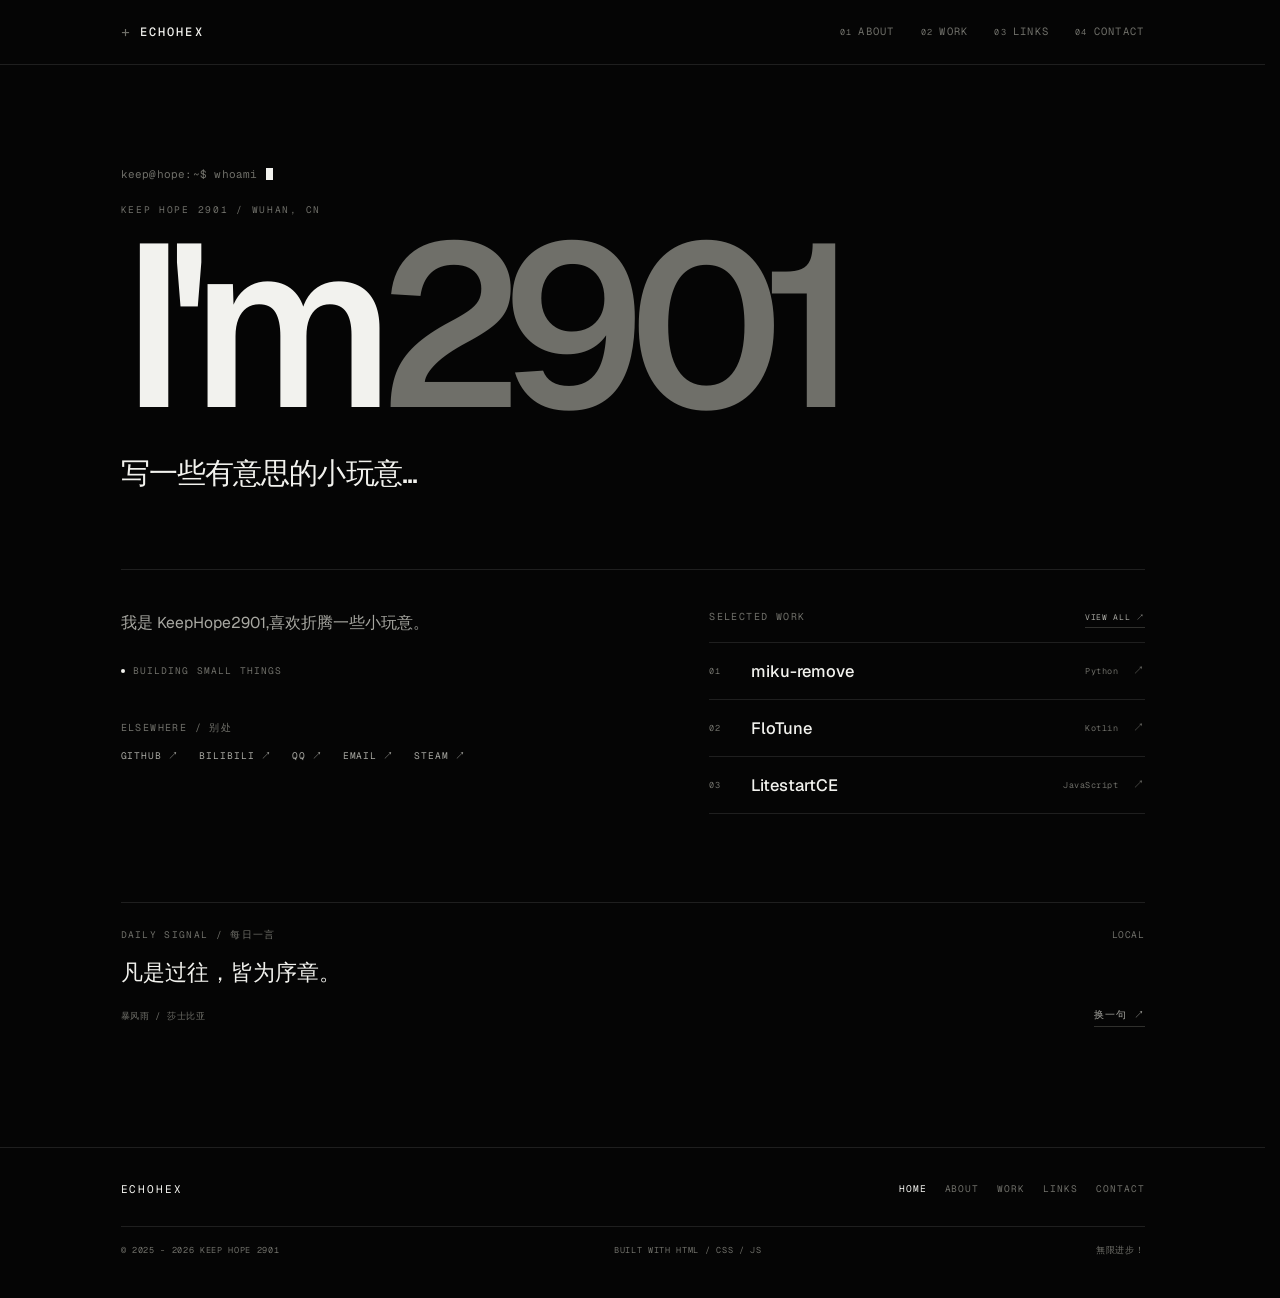
<file: index.html>
<!doctype html>
<html lang="zh-CN" data-page="home">
<head>
  <meta charset="utf-8">
  <meta name="viewport" content="width=device-width, initial-scale=1">
  <meta name="color-scheme" content="dark">
  <meta name="theme-color" content="#050505">
  <meta name="referrer" content="strict-origin-when-cross-origin">
  <title>EchoHex</title>
  <meta name="description" content="KeepHope2901 的个人网站。">
  <meta name="author" content="KeepHope2901">
  <link rel="canonical" href="https://yujianxi666.github.io/">
  <meta property="og:type" content="website">
  <meta property="og:title" content="EchoHex">
  <meta property="og:description" content="KeepHope2901 的个人网站。">
  <meta property="og:url" content="https://yujianxi666.github.io/">
  <meta property="og:image" content="https://yujianxi666.github.io/assets/og.png">
  <meta name="twitter:card" content="summary_large_image">
  <link rel="icon" href="assets/favicon.svg" type="image/svg+xml">
  <link rel="preload" href="assets/fonts/geist-latin.woff2" as="font" type="font/woff2" crossorigin>
  <link rel="preload" href="assets/fonts/geist-mono-latin.woff2" as="font" type="font/woff2" crossorigin>
  <link rel="stylesheet" href="assets/css/style.css">
</head>
<body>
  <a class="skip-link" href="#main">跳到主要内容</a>
  <header class="site-header" data-header></header>
  <main class="page-main" id="main" tabindex="-1" data-main></main>
  <footer class="site-footer" data-footer></footer>
  <noscript><div class="nojs">这个站点需要 JavaScript 才能显示内容。</div></noscript>
  <script src="assets/data/github-projects.js"></script>
  <script src="assets/js/site.config.js"></script>
  <script src="assets/js/site.js"></script>
</body>
</html>
</file>
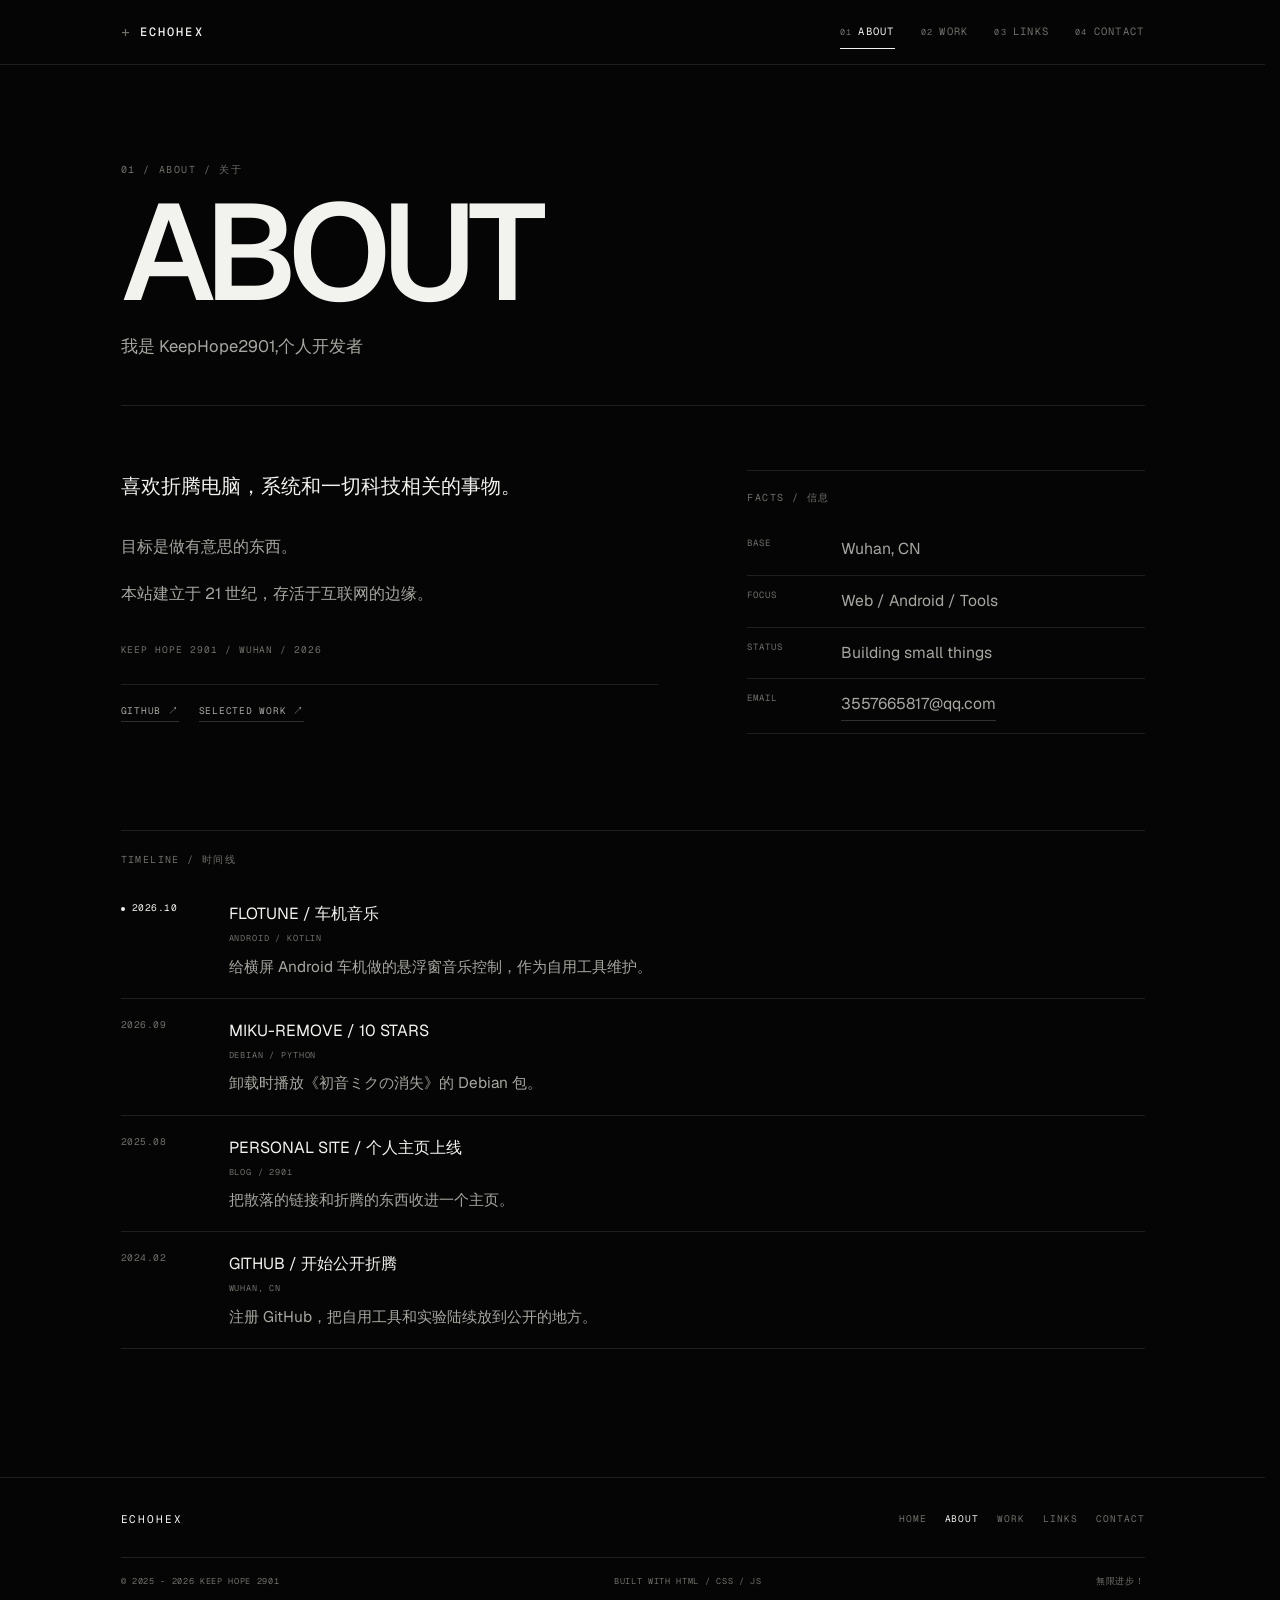
<file: about.html>
<!doctype html>
<html lang="zh-CN" data-page="about">
<head>
  <meta charset="utf-8">
  <meta name="viewport" content="width=device-width, initial-scale=1">
  <meta name="color-scheme" content="dark">
  <meta name="theme-color" content="#050505">
  <meta name="referrer" content="strict-origin-when-cross-origin">
  <title>EchoHex</title>
  <meta name="description" content="KeepHope2901 的个人网站。">
  <meta name="author" content="KeepHope2901">
  <link rel="canonical" href="https://yujianxi666.github.io/">
  <meta property="og:type" content="website">
  <meta property="og:title" content="EchoHex">
  <meta property="og:description" content="KeepHope2901 的个人网站。">
  <meta property="og:url" content="https://yujianxi666.github.io/">
  <meta property="og:image" content="https://yujianxi666.github.io/assets/og.png">
  <meta name="twitter:card" content="summary_large_image">
  <link rel="icon" href="assets/favicon.svg" type="image/svg+xml">
  <link rel="preload" href="assets/fonts/geist-latin.woff2" as="font" type="font/woff2" crossorigin>
  <link rel="preload" href="assets/fonts/geist-mono-latin.woff2" as="font" type="font/woff2" crossorigin>
  <link rel="stylesheet" href="assets/css/style.css">
</head>
<body>
  <a class="skip-link" href="#main">跳到主要内容</a>
  <header class="site-header" data-header></header>
  <main class="page-main" id="main" tabindex="-1" data-main></main>
  <footer class="site-footer" data-footer></footer>
  <noscript><div class="nojs">这个站点需要 JavaScript 才能显示内容。</div></noscript>
  <script src="assets/data/github-projects.js"></script>
  <script src="assets/js/site.config.js"></script>
  <script src="assets/js/site.js"></script>
</body>
</html>
</file>
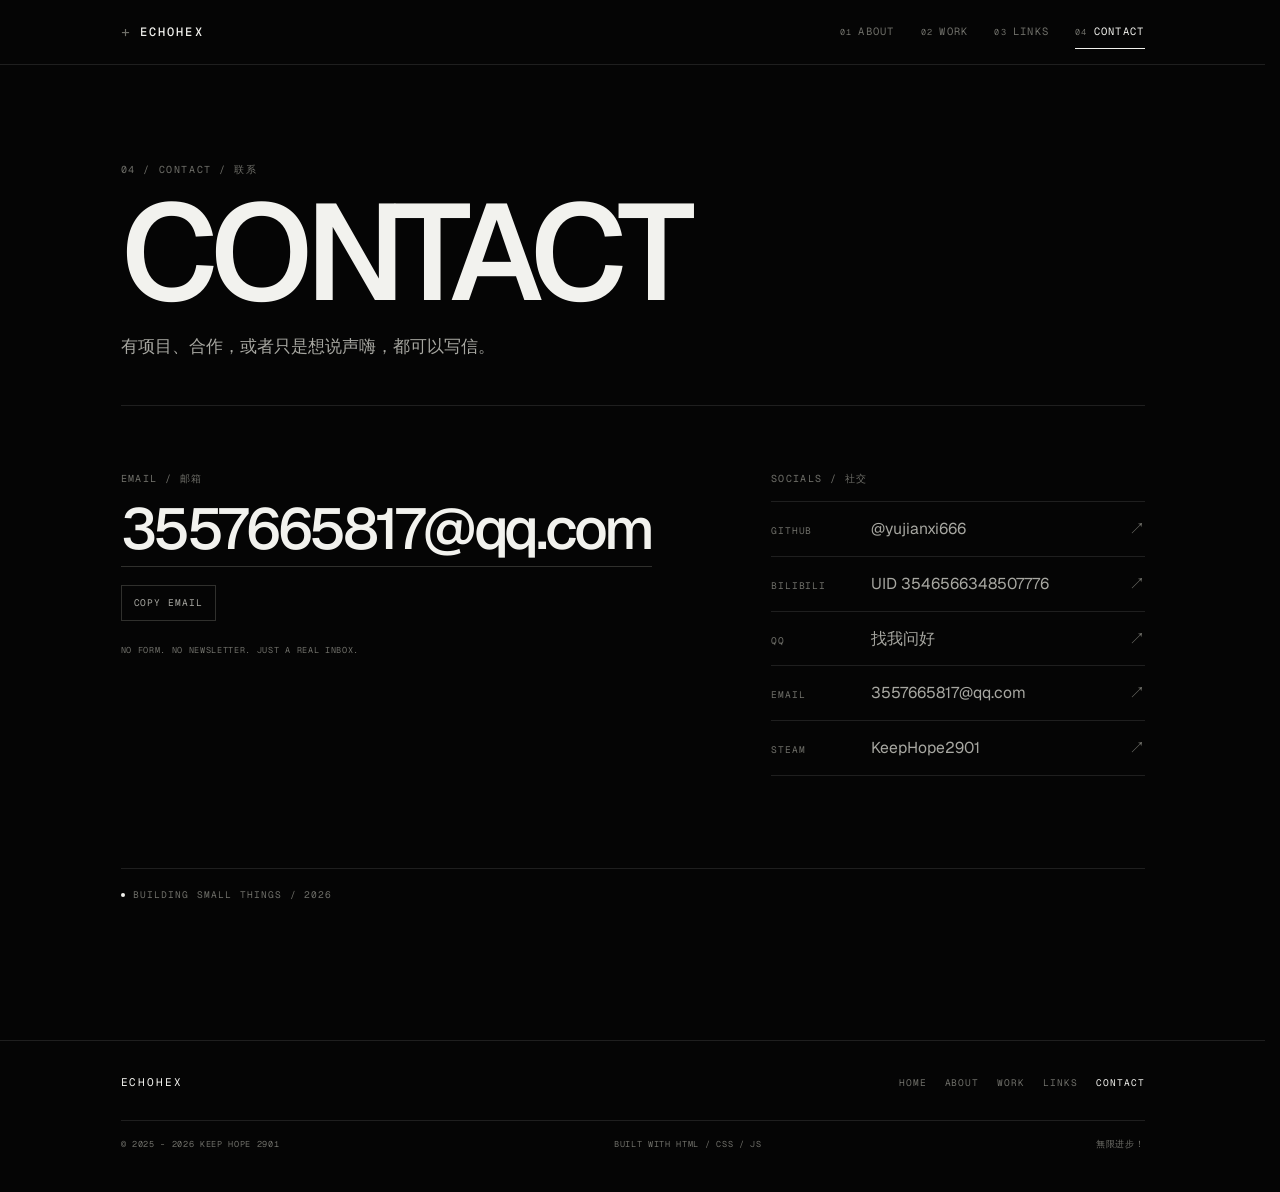
<file: contact.html>
<!doctype html>
<html lang="zh-CN" data-page="contact">
<head>
  <meta charset="utf-8">
  <meta name="viewport" content="width=device-width, initial-scale=1">
  <meta name="color-scheme" content="dark">
  <meta name="theme-color" content="#050505">
  <meta name="referrer" content="strict-origin-when-cross-origin">
  <title>EchoHex</title>
  <meta name="description" content="KeepHope2901 的个人网站。">
  <meta name="author" content="KeepHope2901">
  <link rel="canonical" href="https://yujianxi666.github.io/">
  <meta property="og:type" content="website">
  <meta property="og:title" content="EchoHex">
  <meta property="og:description" content="KeepHope2901 的个人网站。">
  <meta property="og:url" content="https://yujianxi666.github.io/">
  <meta property="og:image" content="https://yujianxi666.github.io/assets/og.png">
  <meta name="twitter:card" content="summary_large_image">
  <link rel="icon" href="assets/favicon.svg" type="image/svg+xml">
  <link rel="preload" href="assets/fonts/geist-latin.woff2" as="font" type="font/woff2" crossorigin>
  <link rel="preload" href="assets/fonts/geist-mono-latin.woff2" as="font" type="font/woff2" crossorigin>
  <link rel="stylesheet" href="assets/css/style.css">
</head>
<body>
  <a class="skip-link" href="#main">跳到主要内容</a>
  <header class="site-header" data-header></header>
  <main class="page-main" id="main" tabindex="-1" data-main></main>
  <footer class="site-footer" data-footer></footer>
  <noscript><div class="nojs">这个站点需要 JavaScript 才能显示内容。</div></noscript>
  <script src="assets/data/github-projects.js"></script>
  <script src="assets/js/site.config.js"></script>
  <script src="assets/js/site.js"></script>
</body>
</html>
</file>
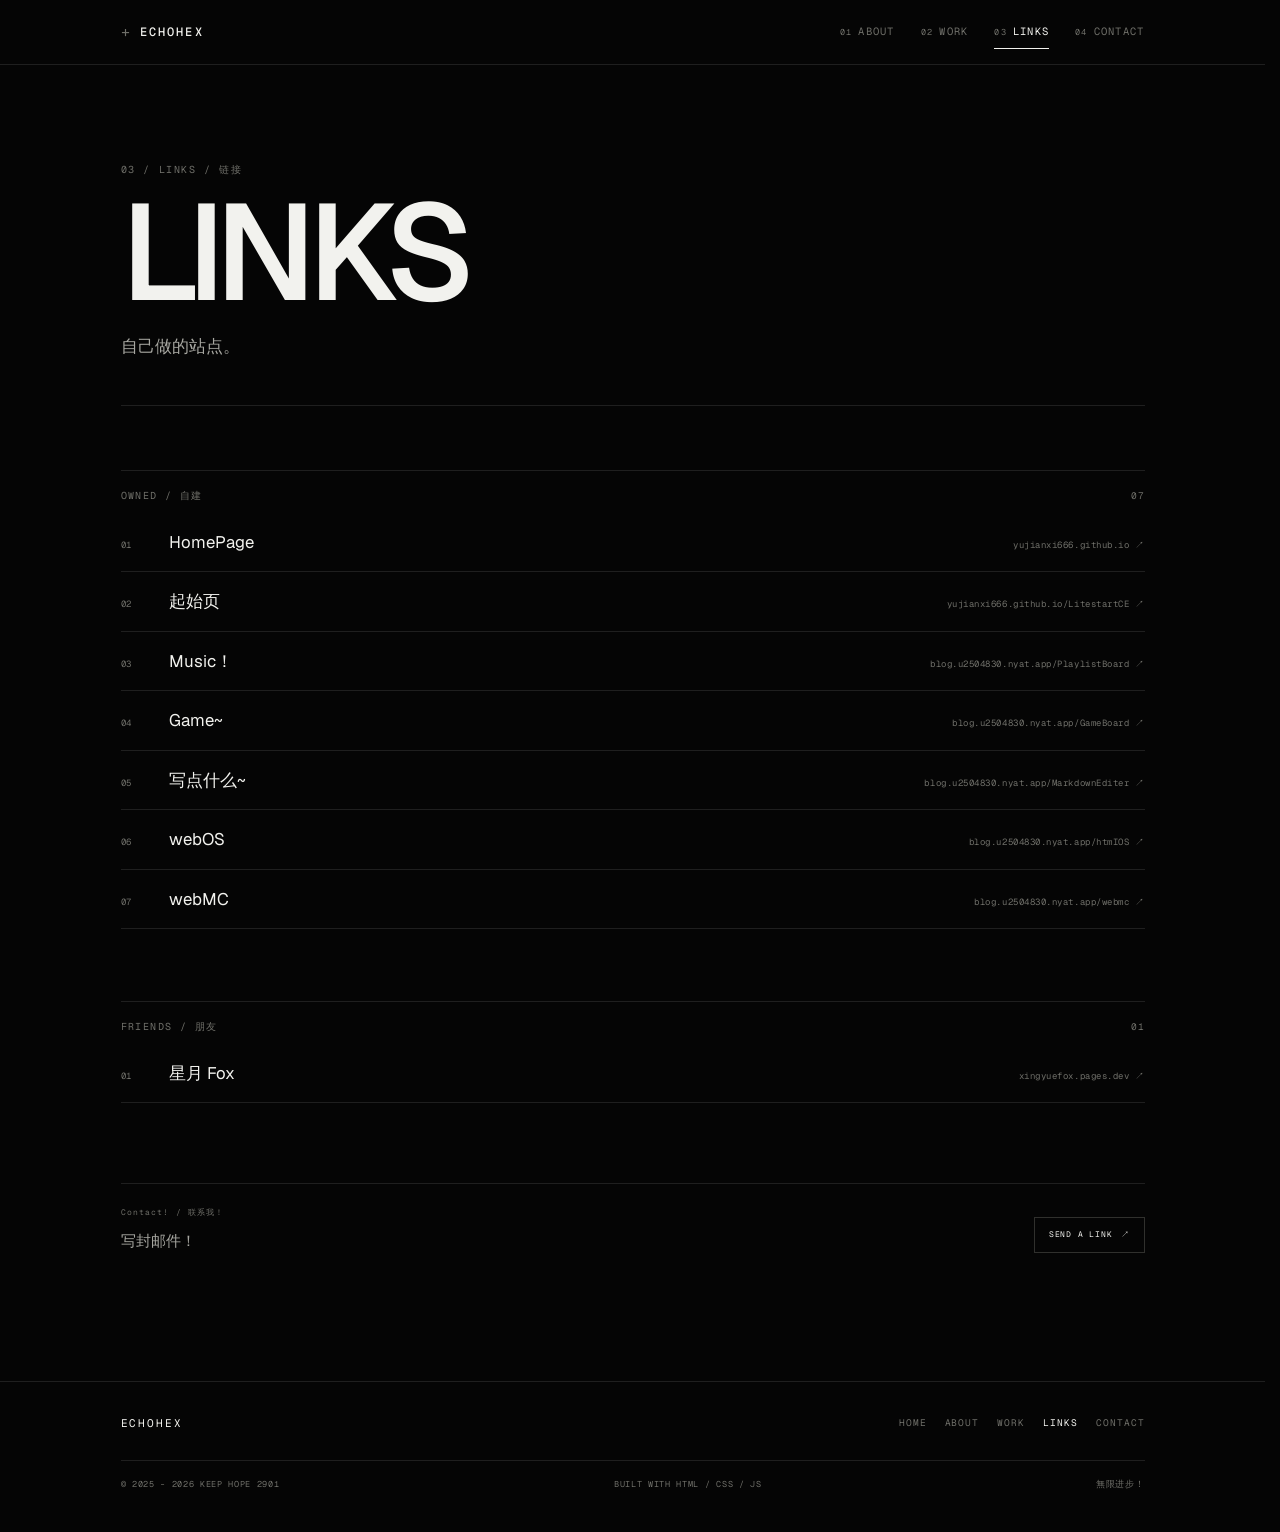
<file: links.html>
<!doctype html>
<html lang="zh-CN" data-page="links">
<head>
  <meta charset="utf-8">
  <meta name="viewport" content="width=device-width, initial-scale=1">
  <meta name="color-scheme" content="dark">
  <meta name="theme-color" content="#050505">
  <meta name="referrer" content="strict-origin-when-cross-origin">
  <title>EchoHex</title>
  <meta name="description" content="KeepHope2901 的个人网站。">
  <meta name="author" content="KeepHope2901">
  <link rel="canonical" href="https://yujianxi666.github.io/">
  <meta property="og:type" content="website">
  <meta property="og:title" content="EchoHex">
  <meta property="og:description" content="KeepHope2901 的个人网站。">
  <meta property="og:url" content="https://yujianxi666.github.io/">
  <meta property="og:image" content="https://yujianxi666.github.io/assets/og.png">
  <meta name="twitter:card" content="summary_large_image">
  <link rel="icon" href="assets/favicon.svg" type="image/svg+xml">
  <link rel="preload" href="assets/fonts/geist-latin.woff2" as="font" type="font/woff2" crossorigin>
  <link rel="preload" href="assets/fonts/geist-mono-latin.woff2" as="font" type="font/woff2" crossorigin>
  <link rel="stylesheet" href="assets/css/style.css">
</head>
<body>
  <a class="skip-link" href="#main">跳到主要内容</a>
  <header class="site-header" data-header></header>
  <main class="page-main" id="main" tabindex="-1" data-main></main>
  <footer class="site-footer" data-footer></footer>
  <noscript><div class="nojs">这个站点需要 JavaScript 才能显示内容。</div></noscript>
  <script src="assets/data/github-projects.js"></script>
  <script src="assets/js/site.config.js"></script>
  <script src="assets/js/site.js"></script>
</body>
</html>
</file>
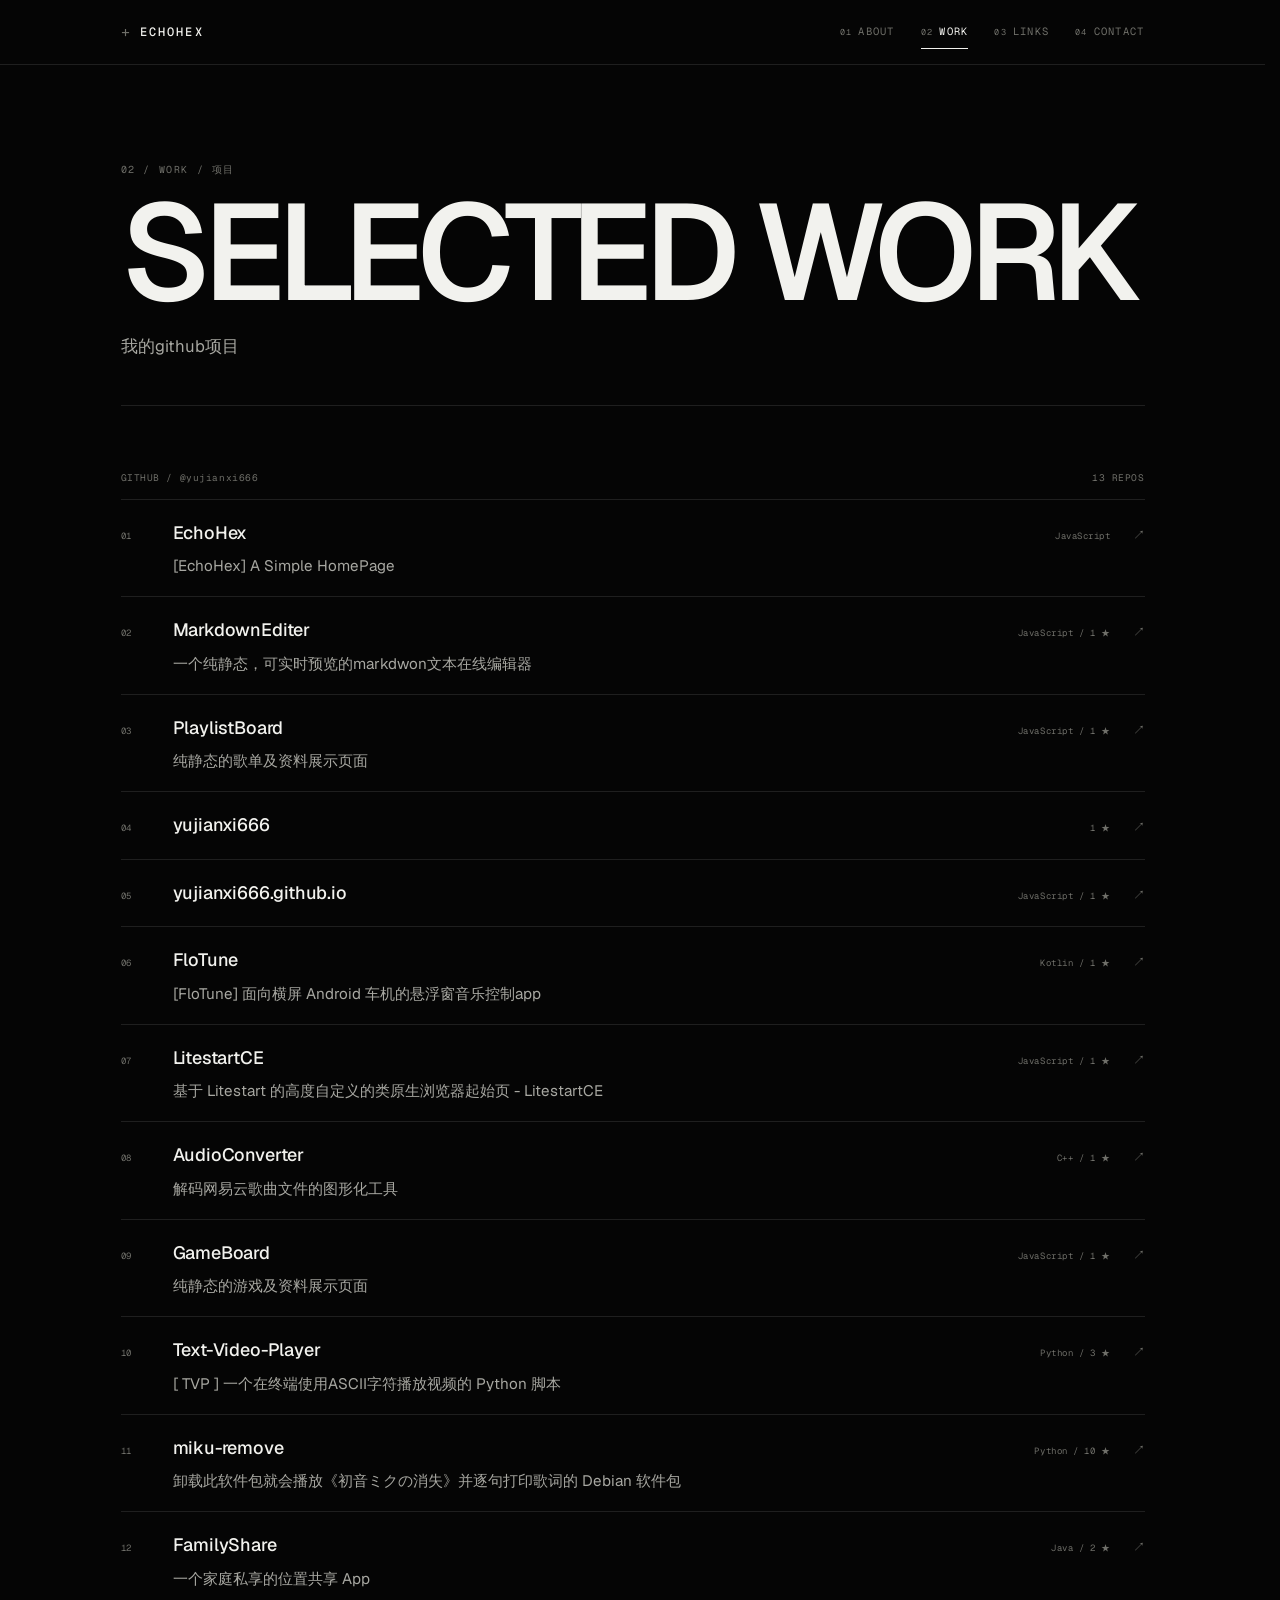
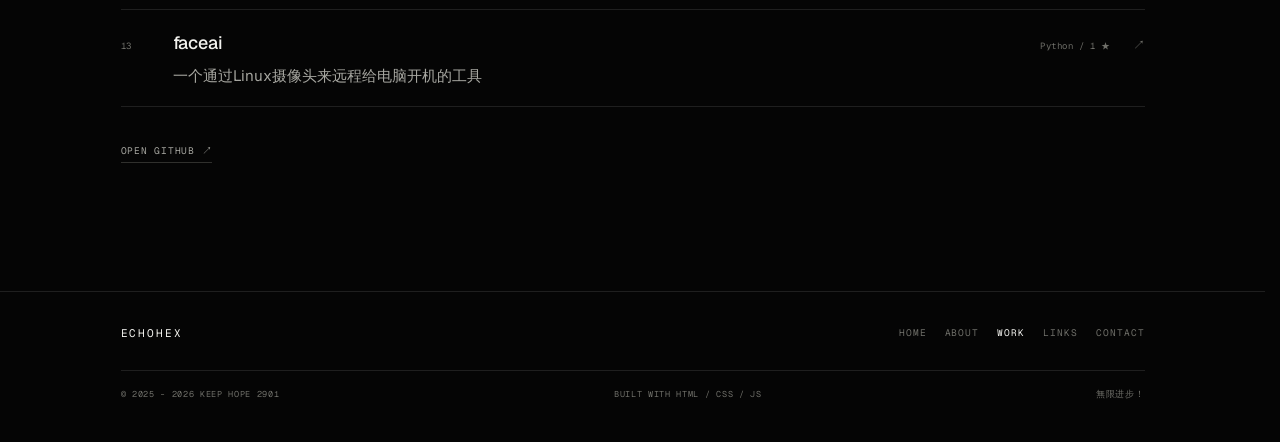
<file: work.html>
<!doctype html>
<html lang="zh-CN" data-page="work">
<head>
  <meta charset="utf-8">
  <meta name="viewport" content="width=device-width, initial-scale=1">
  <meta name="color-scheme" content="dark">
  <meta name="theme-color" content="#050505">
  <meta name="referrer" content="strict-origin-when-cross-origin">
  <title>EchoHex</title>
  <meta name="description" content="KeepHope2901 的个人网站。">
  <meta name="author" content="KeepHope2901">
  <link rel="canonical" href="https://yujianxi666.github.io/">
  <meta property="og:type" content="website">
  <meta property="og:title" content="EchoHex">
  <meta property="og:description" content="KeepHope2901 的个人网站。">
  <meta property="og:url" content="https://yujianxi666.github.io/">
  <meta property="og:image" content="https://yujianxi666.github.io/assets/og.png">
  <meta name="twitter:card" content="summary_large_image">
  <link rel="icon" href="assets/favicon.svg" type="image/svg+xml">
  <link rel="preload" href="assets/fonts/geist-latin.woff2" as="font" type="font/woff2" crossorigin>
  <link rel="preload" href="assets/fonts/geist-mono-latin.woff2" as="font" type="font/woff2" crossorigin>
  <link rel="stylesheet" href="assets/css/style.css">
</head>
<body>
  <a class="skip-link" href="#main">跳到主要内容</a>
  <header class="site-header" data-header></header>
  <main class="page-main" id="main" tabindex="-1" data-main></main>
  <footer class="site-footer" data-footer></footer>
  <noscript><div class="nojs">这个站点需要 JavaScript 才能显示内容。</div></noscript>
  <script src="assets/data/github-projects.js"></script>
  <script src="assets/js/site.config.js"></script>
  <script src="assets/js/site.js"></script>
</body>
</html>
</file>
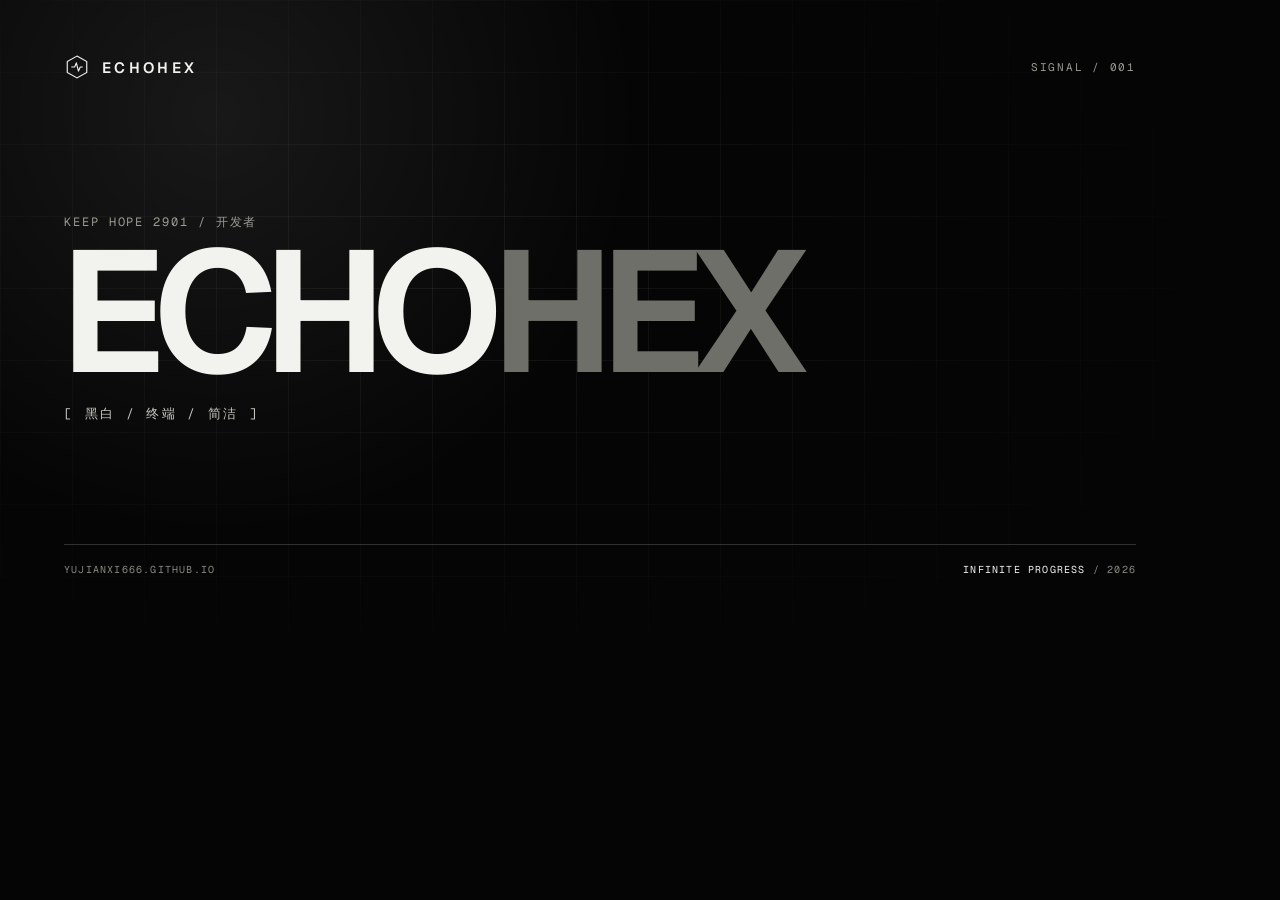
<file: assets/og-source.html>
<!doctype html>
<html lang="zh-CN">
<head>
<meta charset="utf-8">
<meta name="robots" content="noindex, nofollow">
<title>EchoHex / OG card source</title>
<style>
@font-face{font-family:"Geist";src:url("fonts/geist-latin.woff2") format("woff2");font-weight:100 900;font-display:block}
@font-face{font-family:"Geist Mono";src:url("fonts/geist-mono-latin.woff2") format("woff2");font-weight:100 900;font-display:block}
*{box-sizing:border-box}
html,body{margin:0;width:1200px;height:630px;overflow:hidden;background:#050505;color:#f2f2ee;font-family:"Geist","Microsoft YaHei",sans-serif}
body{position:relative;padding:54px 64px;display:flex;flex-direction:column;justify-content:space-between}
body:before{content:"";position:absolute;inset:0;background-image:linear-gradient(to right,rgba(242,242,238,.06) 1px,transparent 1px),linear-gradient(to bottom,rgba(242,242,238,.06) 1px,transparent 1px);background-size:72px 72px;mask-image:radial-gradient(ellipse 80% 80% at 40% 45%,#000 10%,transparent 85%);-webkit-mask-image:radial-gradient(ellipse 80% 80% at 40% 45%,#000 10%,transparent 85%)}
body:after{content:"";position:absolute;inset:0;background:radial-gradient(circle at 18% 18%,rgba(255,255,255,.08),transparent 38%);pointer-events:none}
.top,.bottom,.center{position:relative;z-index:1}
.top{display:flex;align-items:center;justify-content:space-between;font-family:"Geist Mono",monospace;font-size:11px;letter-spacing:.16em;text-transform:uppercase;color:#9b9b94}
.brand{display:flex;align-items:center;gap:12px;color:#f2f2ee;font-family:"Geist",sans-serif;font-size:15px;font-weight:600;letter-spacing:.22em}
.brand svg{width:26px;height:26px}
.center{margin-top:14px}
.kicker{font-family:"Geist Mono",monospace;font-size:12px;letter-spacing:.16em;color:#9b9b94;text-transform:uppercase}
h1{margin:12px 0 0 -4px;font-size:172px;line-height:.8;font-weight:650;letter-spacing:-.075em;text-transform:uppercase;white-space:nowrap}
h1 span{color:#6f6f69}
.role{margin-top:24px;font-family:"Geist Mono",monospace;font-size:13px;letter-spacing:.18em;color:#c8c8c2;text-transform:uppercase}
.bottom{display:flex;align-items:flex-end;justify-content:space-between;padding-top:18px;border-top:1px solid rgba(242,242,238,.18);font-family:"Geist Mono",monospace;font-size:10px;letter-spacing:.12em;color:#8a8a84;text-transform:uppercase}
.bottom b{color:#f2f2ee;font-weight:400}
</style>
</head>
<body>
  <div class="top">
    <span class="brand">
      <svg viewBox="0 0 32 32" aria-hidden="true"><path d="M16 2.5 28 9.3v13.4L16 29.5 4 22.7V9.3Z" fill="none" stroke="currentColor" stroke-width="1.4"/><path d="M9 16h4.1l2.1-5.1 2.6 10.2 2.2-5.1H23" fill="none" stroke="currentColor" stroke-width="1.4" stroke-linejoin="round"/></svg>
      ECHOHEX
    </span>
    <span>SIGNAL / 001</span>
  </div>

  <div class="center">
    <p class="kicker">KEEP HOPE 2901 / 开发者</p>
    <h1>ECHO<span>HEX</span></h1>
    <p class="role">[ 黑白 / 终端 / 简洁 ]</p>
  </div>

  <div class="bottom">
    <span>YUJIANXI666.GITHUB.IO</span>
    <span><b>INFINITE PROGRESS</b> / 2026</span>
  </div>
</body>
</html>
</file>
<file: assets/css/style.css>
@font-face {
  font-family: "Geist";
  src: url("../fonts/geist-latin.woff2") format("woff2");
  font-weight: 100 900;
  font-style: normal;
  font-display: swap;
}

@font-face {
  font-family: "Geist Mono";
  src: url("../fonts/geist-mono-latin.woff2") format("woff2");
  font-weight: 100 900;
  font-style: normal;
  font-display: swap;
}

:root {
  --bg: #050505;
  --fg: #f2f2ee;
  --dim: #a7a7a1;
  --muted: #6f6f69;
  --line: #1f1f1f;
  --line-2: #30302d;
  --sans: "Geist", "PingFang SC", "Microsoft YaHei", "Noto Sans SC", sans-serif;
  --mono: "Geist Mono", "SFMono-Regular", "Cascadia Code", "Microsoft YaHei", monospace;
  --shell: 1120px;
  --gutter: clamp(20px, 4vw, 48px);
  --ease: cubic-bezier(0.2, 0.7, 0.2, 1);
}

* {
  box-sizing: border-box;
}

html {
  scrollbar-gutter: stable;
  -webkit-text-size-adjust: 100%;
}

body {
  margin: 0;
  background: var(--bg);
  color: var(--fg);
  font-family: var(--sans);
  font-size: 15.5px;
  font-weight: 400;
  line-height: 1.7;
  -webkit-font-smoothing: antialiased;
  text-rendering: optimizeLegibility;
  word-break: auto-phrase;
}

a {
  color: inherit;
  text-decoration: none;
}

button {
  font: inherit;
  color: inherit;
}

::selection {
  background: var(--fg);
  color: var(--bg);
}

:focus-visible {
  outline: 1px solid var(--fg);
  outline-offset: 4px;
}

.shell {
  width: 100%;
  max-width: var(--shell);
  margin: 0 auto;
  padding-inline: var(--gutter);
}

.mono {
  font-family: var(--mono);
  font-weight: 400;
  letter-spacing: 0.06em;
}

.text-link {
  display: inline-block;
  padding-bottom: 2px;
  border-bottom: 1px solid var(--line-2);
  color: var(--dim);
  font-family: var(--mono);
  font-size: 8px;
  letter-spacing: 0.08em;
  transition: color 0.25s, border-color 0.25s;
}

.text-link:hover {
  color: var(--fg);
  border-color: var(--fg);
}

.nowrap {
  white-space: nowrap;
}

.dot {
  display: inline-block;
  width: 4px;
  height: 4px;
  border-radius: 50%;
  background: var(--fg);
  flex-shrink: 0;
}

.skip-link {
  position: fixed;
  top: 10px;
  left: 10px;
  z-index: 200;
  transform: translateY(-160%);
  padding: 10px 14px;
  background: var(--fg);
  color: var(--bg);
  font-family: var(--mono);
  font-size: 10px;
}

.skip-link:focus {
  transform: none;
}

/* Header ------------------------------------------------------------------ */

.site-header {
  position: sticky;
  top: 0;
  z-index: 50;
  background: var(--bg);
  border-bottom: 1px solid var(--line);
}

.header__inner {
  display: flex;
  align-items: center;
  justify-content: space-between;
  gap: 24px;
  height: 64px;
}

.brand {
  display: inline-flex;
  text-transform: uppercase;
  align-items: center;
  gap: 8px;
  font-family: var(--mono);
  font-size: 11px;
  letter-spacing: 0.18em;
}

.brand__mark {
  color: var(--muted);
  font-size: 14px;
  line-height: 1;
}

.brand__name {
  font-weight: 500;
}

.nav {
  display: flex;
  gap: 26px;
  margin-left: auto;
}

.nav__link {
  display: inline-flex;
  align-items: baseline;
  gap: 6px;
  padding: 8px 0;
  border-bottom: 1px solid transparent;
  color: var(--muted);
  font-family: var(--mono);
  font-size: 9px;
  letter-spacing: 0.12em;
  transition: color 0.25s, border-color 0.25s;
}

.nav__idx {
  color: var(--muted);
  font-size: 7px;
}

.nav__link:hover,
.nav__link.is-active {
  color: var(--fg);
}

.nav__link.is-active {
  border-bottom-color: var(--fg);
}

.menu-btn {
  display: none;
  align-items: center;
  gap: 9px;
  height: 34px;
  padding: 0 10px;
  border: 1px solid var(--line-2);
  background: none;
  color: var(--dim);
  font-family: var(--mono);
  font-size: 8px;
  letter-spacing: 0.1em;
  cursor: pointer;
}

.menu-btn__icon {
  display: grid;
  gap: 4px;
  width: 12px;
}

.menu-btn__icon i {
  display: block;
  width: 100%;
  height: 1px;
  background: currentColor;
}

/* Page -------------------------------------------------------------------- */

.page-main {
  min-height: calc(100svh - 64px - 170px);
  opacity: 0;
}

.page-main.is-ready {
  animation: page-in 0.55s var(--ease) both;
}

.page {
  width: 100%;
  max-width: var(--shell);
  margin: 0 auto;
  padding: clamp(48px, 8vw, 96px) var(--gutter) clamp(72px, 10vw, 128px);
}

.page-head {
  margin-bottom: clamp(36px, 5vw, 64px);
  padding-bottom: clamp(28px, 4vw, 44px);
  border-bottom: 1px solid var(--line);
}

.kicker {
  margin: 0 0 18px;
  color: var(--muted);
  font-size: 8px;
  letter-spacing: 0.16em;
  text-transform: uppercase;
}

.page-title {
  margin: 0;
  font-size: clamp(3.2rem, 11vw, 8.5rem);
  font-weight: 560;
  line-height: 0.82;
  letter-spacing: -0.065em;
  text-wrap: balance;
}

.page-lead {
  max-width: 44rem;
  margin: 24px 0 0;
  color: var(--dim);
  font-size: clamp(1rem, 1.3vw, 1.1rem);
  line-height: 1.8;
  text-wrap: pretty;
}

/* Home -------------------------------------------------------------------- */

.home {
  width: 100%;
  max-width: var(--shell);
  margin: 0 auto;
  padding: clamp(56px, 8vw, 100px) var(--gutter) clamp(72px, 10vw, 120px);
}

.home__prompt {
  display: flex;
  align-items: center;
  gap: 8px;
  margin: 0 0 18px;
  color: var(--muted);
  font-size: 10px;
  letter-spacing: 0.02em;
}

.caret {
  display: inline-block;
  width: 7px;
  height: 12px;
  background: var(--fg);
  animation: blink 1.2s steps(1) infinite;
}

.home__eyebrow {
  margin: 0 0 18px;
  color: var(--muted);
  font-size: 8px;
  letter-spacing: 0.18em;
}

.home__title {
  display: flex;
  flex-wrap: nowrap;
  margin: 0 0 clamp(24px, 3vw, 38px);
  font-size: clamp(4.6rem, 18vw, 15rem);
  font-weight: 570;
  line-height: 0.78;
  letter-spacing: -0.085em;
  white-space: nowrap;
}

.home__title .dim {
  color: var(--muted);
}

.home__lead {
  max-width: 100%;
  margin: 0;
  font-size: clamp(1.3rem, 2.4vw, 1.8rem);
  font-weight: 480;
  line-height: 1.35;
  letter-spacing: -0.03em;
  text-wrap: pretty;
}

.home__body {
  display: grid;
  grid-template-columns: minmax(0, 1fr) minmax(320px, 0.85fr);
  gap: clamp(36px, 6vw, 88px);
  margin-top: clamp(44px, 6vw, 80px);
  padding-top: clamp(24px, 3vw, 38px);
  border-top: 1px solid var(--line);
}

.home__body > :only-child {
  grid-column: 1 / -1;
}

.home__intro {
  max-width: 42ch;
  margin: 0;
  color: var(--dim);
  font-size: 0.98rem;
  line-height: 1.85;
  text-wrap: pretty;
}

.home__status {
  display: flex;
  align-items: center;
  gap: 8px;
  margin: 26px 0 0;
  color: var(--muted);
  font-size: 8px;
  letter-spacing: 0.12em;
}

.home__socials {
  margin-top: 40px;
}

.home__socials .section-label {
  margin-bottom: 12px;
}

.section-label {
  margin: 0;
  color: var(--muted);
  font-size: 8px;
  font-weight: 400;
  letter-spacing: 0.14em;
}

.social-links {
  display: flex;
  flex-wrap: wrap;
  gap: 10px 20px;
}

.social-link {
  display: inline-flex;
  align-items: baseline;
  gap: 6px;
  padding-bottom: 2px;
  border-bottom: 1px solid transparent;
  color: var(--dim);
  font-family: var(--mono);
  font-size: 8px;
  letter-spacing: 0.1em;
  transition: color 0.25s, border-color 0.25s;
}

.social-link:hover {
  color: var(--fg);
  border-bottom-color: var(--line-2);
}

.social-link__handle {
  color: var(--muted);
  font-family: var(--sans);
  font-size: 11px;
  letter-spacing: 0;
  text-transform: none;
}

.section-line {
  display: flex;
  align-items: baseline;
  justify-content: space-between;
  gap: 18px;
}

.section-line h2 {
  margin: 0;
  color: var(--muted);
  font-size: 8px;
  font-weight: 400;
  letter-spacing: 0.14em;
}

.section-line .text-link {
  font-size: 8px;
}

.featured-list {
  margin-top: 14px;
}

.featured-row {
  display: grid;
  grid-template-columns: 28px 1fr auto 12px;
  align-items: center;
  gap: 14px;
  padding: 14px 0;
  border-top: 1px solid var(--line);
  font-size: 0.96rem;
}

.featured-row:last-child {
  border-bottom: 1px solid var(--line);
}

.featured-row__idx {
  color: var(--muted);
  font-size: 7px;
}

.featured-row__title {
  font-weight: 500;
}

.featured-row__meta {
  color: var(--muted);
  font-size: 7px;
}

.featured-row__arrow {
  color: var(--muted);
  font-size: 11px;
}

.featured-row:hover .featured-row__title,
.featured-row:hover .featured-row__arrow {
  color: var(--fg);
}

/* Quote ------------------------------------------------------------------- */

.quote {
  display: grid;
  grid-template-columns: 1fr auto;
  gap: 12px 32px;
  align-items: start;
  margin-top: clamp(48px, 7vw, 88px);
  padding-top: 24px;
  border-top: 1px solid var(--line);
}

.quote__head {
  display: flex;
  grid-column: 1 / -1;
  justify-content: space-between;
  gap: 20px;
}

.quote__head p {
  margin: 0;
  color: var(--muted);
  font-size: 8px;
  letter-spacing: 0.14em;
}

.quote__status {
  color: var(--muted);
  font-size: 8px;
}

.quote__body {
  grid-column: 1;
  max-width: 52ch;
  margin: 0;
}

.quote__body p {
  margin: 0;
  color: var(--fg);
  font-size: clamp(1.05rem, 2vw, 1.35rem);
  line-height: 1.6;
  text-wrap: pretty;
}

.quote__body footer {
  margin-top: 10px;
}

.quote__body cite {
  color: var(--muted);
  font-family: var(--mono);
  font-size: 8px;
  font-style: normal;
  letter-spacing: 0.08em;
}

.quote__refresh {
  align-self: end;
  grid-column: 2;
  padding: 0 0 3px;
  border: 0;
  border-bottom: 1px solid var(--line-2);
  background: none;
  color: var(--dim);
  font-family: var(--mono);
  font-size: 8px;
  letter-spacing: 0.1em;
  cursor: pointer;
}

.quote__refresh:hover {
  color: var(--fg);
  border-color: var(--fg);
}

.quote__refresh:disabled {
  opacity: 0.4;
  cursor: wait;
}

/* About ------------------------------------------------------------------- */

.about__grid {
  display: grid;
  grid-template-columns: minmax(0, 1.15fr) minmax(280px, 0.85fr);
  gap: clamp(40px, 7vw, 96px);
  align-items: start;
}

.about__grid > :only-child,
.contact__grid > :only-child {
  grid-column: 1 / -1;
}

.about__text p {
  max-width: 58ch;
  margin: 0 0 1.1em;
  color: var(--dim);
  font-size: 1rem;
  line-height: 1.85;
  text-wrap: pretty;
}

.about__text p:first-child {
  margin-bottom: 1.4em;
  color: var(--fg);
  font-size: clamp(1.1rem, 1.6vw, 1.35rem);
  line-height: 1.6;
}

.signature {
  margin-top: 32px !important;
  color: var(--muted) !important;
  font-size: 8px !important;
  letter-spacing: 0.1em;
}

.page-links {
  display: flex;
  flex-wrap: wrap;
  gap: 20px;
  margin-top: 26px;
  padding-top: 18px;
  border-top: 1px solid var(--line);
}

.facts {
  padding-top: 18px;
  border-top: 1px solid var(--line);
}

.facts dl {
  margin: 18px 0 0;
}

.facts dl > div {
  display: grid;
  grid-template-columns: 82px 1fr;
  gap: 12px;
  padding: 12px 0;
  border-bottom: 1px solid var(--line);
}

.facts dt {
  color: var(--muted);
  font-size: 7px;
  letter-spacing: 0.1em;
}

.facts dd {
  margin: 0;
  color: var(--dim);
  font-size: 0.92rem;
}

.facts dd .text-link {
  border-bottom: 1px solid var(--line-2);
  color: var(--dim);
  font-family: inherit;
  font-size: inherit;
  letter-spacing: 0;
}

.facts dd .text-link:hover {
  color: var(--fg);
  border-color: var(--fg);
}

.timeline {
  margin-top: clamp(52px, 8vw, 96px);
  padding-top: 20px;
  border-top: 1px solid var(--line);
}

.timeline ol {
  list-style: none;
  margin: 14px 0 0;
  padding: 0;
}

.timeline__item {
  display: grid;
  grid-template-columns: 90px 1fr;
  gap: 18px;
  padding: 18px 0;
  border-bottom: 1px solid var(--line);
}

.timeline__year {
  color: var(--muted);
  font-size: 8px;
  letter-spacing: 0.06em;
}

.timeline__role {
  margin: 0;
  color: var(--fg);
  font-size: 1rem;
}

.timeline__place {
  display: block;
  margin-top: 4px;
  color: var(--muted);
  font-size: 7px;
  letter-spacing: 0.1em;
}

.timeline__desc {
  max-width: 60ch;
  margin: 8px 0 0;
  color: var(--dim);
  font-size: 0.92rem;
  line-height: 1.7;
}

.timeline__item.is-current .timeline__year {
  color: var(--fg);
}

.timeline__item.is-current .timeline__year::before {
  content: "";
  display: inline-block;
  width: 4px;
  height: 4px;
  margin-right: 7px;
  border-radius: 50%;
  background: var(--fg);
  vertical-align: middle;
}

/* Work -------------------------------------------------------------------- */

.repo-head {
  display: flex;
  align-items: baseline;
  justify-content: space-between;
  gap: 12px;
  padding: 0 0 12px;
  color: var(--muted);
  font-size: 9.5px;
  letter-spacing: 0.08em;
}

.repo-list {
  border-top: 1px solid var(--line);
}

.repo-row {
  display: grid;
  grid-template-columns: 34px minmax(0, 1fr) auto 16px;
  gap: 18px;
  align-items: baseline;
  padding: 18px 0;
  border-bottom: 1px solid var(--line);
}

.repo-row__idx {
  color: var(--muted);
  font-size: 9px;
}

.repo-row__body {
  display: flex;
  min-width: 0;
  flex-direction: column;
  gap: 5px;
}

.repo-row__name {
  font-size: 1.12rem;
  font-weight: 500;
  letter-spacing: -0.01em;
}

.repo-row__desc {
  max-width: 68ch;
  color: var(--dim);
  font-size: 0.95rem;
  line-height: 1.65;
  overflow-wrap: anywhere;
}

.repo-row__meta {
  color: var(--muted);
  font-size: 9px;
  letter-spacing: 0.06em;
  white-space: nowrap;
}

.repo-row__arrow {
  justify-self: end;
  color: var(--muted);
  font-size: 12px;
}

.repo-row:hover .repo-row__name,
.repo-row:hover .repo-row__arrow {
  color: var(--fg);
}

.empty {
  padding: 24px 0;
  border-top: 1px solid var(--line);
  border-bottom: 1px solid var(--line);
  color: var(--dim);
  font-size: 0.95rem;
}

.work__more {
  margin: 28px 0 0;
}

/* Links ------------------------------------------------------------------- */

.link-group {
  margin-top: clamp(40px, 6vw, 72px);
}

.link-group:first-of-type {
  margin-top: 0;
}

.link-group .section-line {
  padding-top: 16px;
  border-top: 1px solid var(--line);
}

.count {
  color: var(--muted);
  font-size: 8px;
}

.link-list {
  margin-top: 8px;
}

.link-row {
  display: grid;
  grid-template-columns: 30px 1fr auto;
  gap: 18px;
  align-items: baseline;
  padding: 15px 0;
  border-bottom: 1px solid var(--line);
}

.link-row__idx {
  color: var(--muted);
  font-size: 9px;
}

.link-row__name {
  font-size: 1.05rem;
}

.link-row__domain {
  color: var(--muted);
  font-size: 9px;
  letter-spacing: 0.06em;
  text-align: right;
  overflow-wrap: anywhere;
}

.link-row:hover .link-row__name,
.link-row:hover .link-row__domain {
  color: var(--fg);
}

.exchange {
  display: flex;
  flex-wrap: wrap;
  align-items: end;
  justify-content: space-between;
  gap: 24px;
  margin-top: clamp(48px, 7vw, 80px);
  padding-top: 22px;
  border-top: 1px solid var(--line);
}

.exchange p {
  margin: 0;
}

.exchange p:first-child {
  margin-bottom: 8px;
  color: var(--muted);
  font-size: 8px;
  letter-spacing: 0.14em;
}

.exchange p + p {
  max-width: 44ch;
  color: var(--dim);
  font-size: 0.92rem;
}

.button {
  display: inline-flex;
  align-items: center;
  gap: 8px;
  padding: 10px 14px;
  border: 1px solid var(--line-2);
  color: var(--fg);
  font-family: var(--mono);
  font-size: 8px;
  letter-spacing: 0.1em;
  transition: background 0.25s, color 0.25s;
}

.button:hover {
  background: var(--fg);
  color: var(--bg);
}

/* Contact ----------------------------------------------------------------- */

.contact__grid {
  display: grid;
  grid-template-columns: minmax(0, 1.2fr) minmax(300px, 0.8fr);
  gap: clamp(40px, 7vw, 96px);
  align-items: start;
}

.contact__email > p:first-child {
  margin: 0 0 12px;
  color: var(--muted);
  font-size: 8px;
  letter-spacing: 0.14em;
}

.contact__mail {
  display: inline-block;
  padding-bottom: 6px;
  border-bottom: 1px solid var(--line-2);
  font-size: clamp(1.8rem, 4.6vw, 3.6rem);
  font-weight: 520;
  line-height: 1.05;
  letter-spacing: -0.055em;
  word-break: break-word;
}

.contact__mail:hover {
  border-color: var(--fg);
}

.copy-btn {
  display: inline-flex;
  margin-top: 18px;
  padding: 9px 12px;
  border: 1px solid var(--line-2);
  background: none;
  color: var(--dim);
  font-family: var(--mono);
  font-size: 8px;
  letter-spacing: 0.1em;
  cursor: pointer;
}

.copy-btn:hover {
  color: var(--fg);
  border-color: var(--fg);
}

.contact__note {
  margin-top: 22px;
  color: var(--muted);
  font-size: 7px;
  letter-spacing: 0.08em;
}

.social-list {
  margin-top: 14px;
  border-top: 1px solid var(--line);
}

.social-row {
  display: grid;
  grid-template-columns: 88px minmax(0, 1fr) auto;
  gap: 12px;
  align-items: baseline;
  padding: 13px 0;
  border-bottom: 1px solid var(--line);
}

.social-row__label {
  color: var(--muted);
  font-size: 9.5px;
  letter-spacing: 0.1em;
}

.social-row__handle {
  min-width: 0;
  margin-left: 0;
  color: var(--dim);
  font-size: 0.98rem;
}

.social-row__arrow {
  color: var(--muted);
}

.social-row:hover .social-row__label,
.social-row:hover .social-row__arrow {
  color: var(--fg);
}

.contact__status {
  display: flex;
  align-items: center;
  gap: 8px;
  margin-top: clamp(52px, 8vw, 92px);
  padding-top: 18px;
  border-top: 1px solid var(--line);
  color: var(--muted);
  font-size: 8px;
  letter-spacing: 0.12em;
}

/* Footer ------------------------------------------------------------------ */

.site-footer {
  border-top: 1px solid var(--line);
}

.footer__inner {
  padding-block: 32px 40px;
}

.footer__top {
  display: flex;
  flex-wrap: wrap;
  align-items: center;
  justify-content: space-between;
  gap: 24px;
}

.footer__brand {
  text-transform: uppercase;
  font-family: var(--mono);
  font-size: 10px;
  letter-spacing: 0.18em;
}

.footer__nav {
  display: flex;
  flex-wrap: wrap;
  gap: 18px;
}

.footer__nav a {
  color: var(--muted);
  font-family: var(--mono);
  font-size: 8px;
  letter-spacing: 0.1em;
}

.footer__nav a:hover,
.footer__nav a[aria-current="page"] {
  color: var(--fg);
}

.footer__bottom {
  display: flex;
  flex-wrap: wrap;
  justify-content: space-between;
  gap: 10px 24px;
  margin-top: 28px;
  padding-top: 16px;
  border-top: 1px solid var(--line);
  color: var(--muted);
  font-family: var(--mono);
  font-size: 7px;
  letter-spacing: 0.08em;
}

.footer__bottom a:hover {
  color: var(--fg);
}

/* Page transition -------------------------------------------------------- */

.route {
  position: fixed;
  inset: 0;
  z-index: 100;
  display: flex;
  flex-direction: column;
  justify-content: flex-end;
  gap: 6px;
  padding: var(--gutter);
  background: var(--bg);
  opacity: 0;
  visibility: hidden;
  pointer-events: none;
  transition: opacity 0.28s var(--ease), visibility 0s linear 0.28s;
}

.route.is-active {
  opacity: 1;
  visibility: visible;
  pointer-events: auto;
  transition: opacity 0.28s var(--ease), visibility 0s linear 0s;
}

.route__idx {
  color: var(--muted);
  font-size: 8px;
  letter-spacing: 0.14em;
}

.route__label {
  font-size: clamp(3.6rem, 12vw, 10rem);
  font-weight: 560;
  line-height: 0.82;
  letter-spacing: -0.06em;
  transform: translateY(18px);
  transition: transform 0.5s var(--ease);
}

.route.is-active .route__label {
  transform: none;
}

.route__cn {
  color: var(--muted);
  font-size: 8px;
  letter-spacing: 0.14em;
}

.route__line {
  width: 100%;
  height: 1px;
  margin: 26px 0;
  background: var(--line-2);
  transform: scaleX(0);
  transform-origin: left;
  transition: transform 0.5s var(--ease);
}

.route.is-active .route__line {
  transform: scaleX(1);
}

.route__foot {
  color: var(--muted);
  font-size: 7px;
  letter-spacing: 0.14em;
}

/* Mobile menu ------------------------------------------------------------ */

.menu-dialog {
  position: fixed;
  inset: 0;
  width: 100%;
  max-width: none;
  height: 100%;
  max-height: none;
  margin: 0;
  padding: 0;
  border: 0;
  background: var(--bg);
  color: var(--fg);
  overflow-y: auto;
}

.menu-dialog:not([open]) {
  display: none;
}

.menu-dialog[open] {
  display: flex;
  flex-direction: column;
}

.menu__top {
  display: flex;
  flex-shrink: 0;
  align-items: center;
  justify-content: space-between;
  height: 64px;
  padding: 0 var(--gutter);
  border-bottom: 1px solid var(--line);
}

.menu__brand {
  text-transform: uppercase;
  color: var(--fg);
  font-family: var(--mono);
  font-size: 11px;
  letter-spacing: 0.18em;
}

.menu__close {
  padding: 8px 10px;
  border: 1px solid var(--line-2);
  background: none;
  color: var(--dim);
  font-family: var(--mono);
  font-size: 8px;
  letter-spacing: 0.1em;
  cursor: pointer;
}

.menu__nav {
  display: flex;
  flex-direction: column;
  padding: 20px var(--gutter) 0;
}

.menu__nav a {
  display: grid;
  grid-template-columns: 30px 1fr auto;
  align-items: center;
  gap: 14px;
  padding: 18px 0;
  border-bottom: 1px solid var(--line);
}

.menu__idx {
  color: var(--muted);
  font-size: 8px;
}

.menu__label {
  font-size: clamp(1.7rem, 8vw, 2.4rem);
  letter-spacing: -0.04em;
}

.menu__cn {
  color: var(--muted);
  font-size: 8px;
}

.menu__nav a.is-active .menu__label {
  color: var(--fg);
}

.menu__foot {
  margin: auto 0 0;
  padding: 22px var(--gutter);
  color: var(--muted);
  font-size: 7px;
  letter-spacing: 0.1em;
}

html.is-menu-open,
html.is-menu-open body {
  overflow: hidden;
}

/* No JS ------------------------------------------------------------------ */

.nojs {
  max-width: 640px;
  margin: 96px auto;
  padding: 20px;
  border: 1px solid var(--line);
  color: var(--dim);
  font-family: var(--mono);
  font-size: 11px;
}

/* Animation -------------------------------------------------------------- */

@keyframes page-in {
  from {
    opacity: 0;
    transform: translateY(10px);
  }
  to {
    opacity: 1;
    transform: none;
  }
}

@keyframes blink {
  0%,
  49% {
    opacity: 1;
  }
  50%,
  100% {
    opacity: 0;
  }
}

/* Responsive ------------------------------------------------------------- */

@media (max-width: 800px) {
  .nav {
    display: none;
  }

  .menu-btn {
    display: inline-flex;
  }

  .header__inner {
    height: 58px;
  }

  .page-main {
    min-height: calc(100svh - 58px - 190px);
  }

  .page {
    padding-top: 48px;
  }

  .home {
    padding-top: 44px;
  }

  .home__body {
    grid-template-columns: 1fr;
    gap: 38px;
  }

  .home__title {
    font-size: clamp(4.2rem, 18vw, 6.5rem);
  }

  .home__lead {
    font-size: 1.15rem;
  }

  .about__grid {
    grid-template-columns: 1fr;
    gap: 36px;
  }

  .about__grid > :only-child,
.contact__grid > :only-child {
  grid-column: 1 / -1;
}

.about__text p {
    font-size: 0.96rem;
  }

  .timeline {
    margin-top: 40px;
  }

  .timeline__item {
    grid-template-columns: 64px 1fr;
    gap: 12px;
  }

  .repo-row {
    grid-template-columns: 26px minmax(0, 1fr) 16px;
    gap: 12px;
    padding: 16px 0;
  }

  .repo-row__idx {
    grid-row: 1 / span 2;
  }

  .repo-row__body {
    grid-column: 2;
    grid-row: 1;
  }

  .repo-row__meta {
    grid-column: 2;
    grid-row: 2;
    margin-top: 4px;
    white-space: normal;
  }

  .repo-row__arrow {
    grid-column: 3;
    grid-row: 1;
  }

  .link-row {
    grid-template-columns: 26px 1fr;
    gap: 4px 12px;
  }

  .link-row__idx {
    grid-row: 1 / span 2;
  }

  .link-row__name {
    grid-column: 2;
    grid-row: 1;
  }

  .link-row__domain {
    grid-column: 2;
    grid-row: 2;
    margin-top: 4px;
    text-align: left;
  }

  .contact__grid {
    grid-template-columns: 1fr;
    gap: 40px;
  }

  .contact__mail {
    font-size: clamp(1.6rem, 8vw, 2.4rem);
  }

  .quote {
    grid-template-columns: 1fr;
  }

  .quote__refresh {
    grid-column: 1;
    justify-self: start;
    margin-top: 8px;
  }

  .footer__bottom {
    flex-direction: column;
  }
}

@media (max-width: 480px) {
  .page-title {
    font-size: clamp(2.8rem, 13vw, 4.2rem);
  }

  .home__title {
    font-size: clamp(3.6rem, 17.5vw, 5rem);
  }

  .home__eyebrow {
    letter-spacing: 0.12em;
  }

  .home__prompt {
    font-size: 9px;
  }

  .home__lead {
    font-size: 1.05rem;
  }

  .home__status {
    font-size: 7px;
  }

  .featured-row {
    grid-template-columns: 22px 1fr auto 10px;
    gap: 9px;
  }

  .featured-row__meta {
    font-size: 7px;
  }

  .exchange {
    align-items: flex-start;
  }

  .menu__label {
    font-size: 1.8rem;
  }
}

@media (prefers-reduced-motion: reduce) {
  *,
  *::before,
  *::after {
    animation-duration: 0.01ms !important;
    animation-iteration-count: 1 !important;
    transition-duration: 0.01ms !important;
    scroll-behavior: auto !important;
  }

  .page-main {
    opacity: 1;
  }

  .route {
    display: none;
  }

  .caret {
    animation: none;
    opacity: 1;
  }
}

/* Type scale ------------------------------------------------------------- */

body {
  font-size: 16px;
}

.brand {
  font-size: 12px;
}

.brand__mark {
  font-size: 15px;
}

.nav__link {
  font-size: 10.5px;
}

.nav__idx {
  font-size: 8.5px;
}

.menu-btn {
  font-size: 9.5px;
}

.kicker,
.section-label,
.section-line h2 {
  font-size: 10px;
}

.text-link {
  font-size: 9.5px;
}

.home__prompt {
  font-size: 11px;
}

.home__eyebrow {
  font-size: 9.5px;
}

.home__status {
  font-size: 9.5px;
}

.social-link {
  font-size: 9.5px;
}

.social-link__handle {
  font-size: 12px;
}

.featured-row {
  font-size: 1.03rem;
}

.featured-row__idx,
.featured-row__meta {
  font-size: 8.5px;
}

.quote__head p,
.quote__status {
  font-size: 9.5px;
}

.quote__body cite {
  font-size: 9px;
}

.quote__refresh {
  font-size: 9.5px;
}

.signature {
  font-size: 9.5px !important;
}

.facts dt {
  font-size: 9px;
}

.facts dd {
  font-size: 0.98rem;
}

.timeline__year {
  font-size: 9.5px;
}

.timeline__place {
  font-size: 8.5px;
}

.timeline__desc {
  font-size: 0.96rem;
}

.count {
  font-size: 9.5px;
}

.contact__email > p:first-child {
  font-size: 10px;
}

.contact__note {
  font-size: 8.5px;
}

.contact__status {
  font-size: 9.5px;
}

.copy-btn {
  font-size: 9.5px;
}

.footer__brand {
  font-size: 11px;
}

.footer__nav a {
  font-size: 9.5px;
}

.footer__bottom {
  font-size: 8.5px;
}

.route__idx,
.route__cn {
  font-size: 9.5px;
}

.route__foot {
  font-size: 8.5px;
}

.menu__brand {
  font-size: 12px;
}

.menu__close {
  font-size: 9.5px;
}

.menu__idx,
.menu__cn {
  font-size: 9px;
}

.menu__foot {
  font-size: 8.5px;
}

.nojs {
  font-size: 12px;
}
</file>
